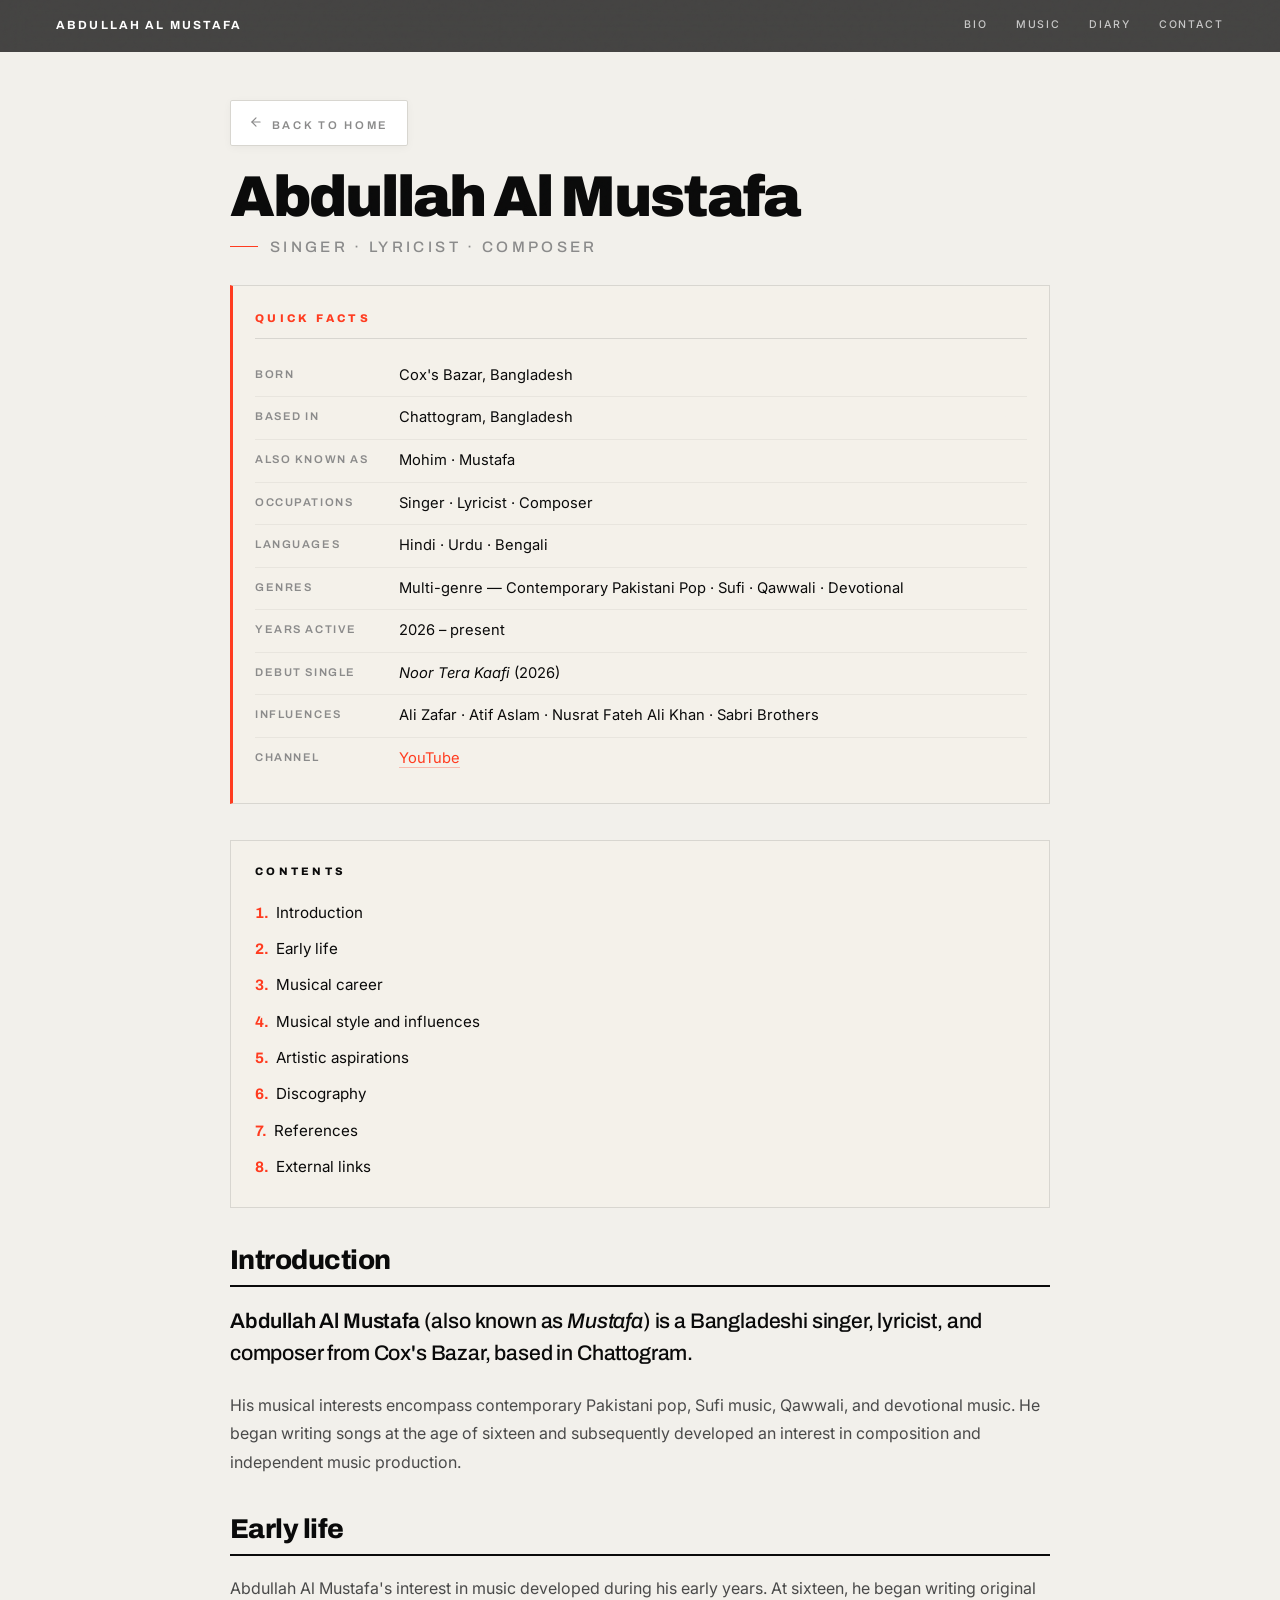
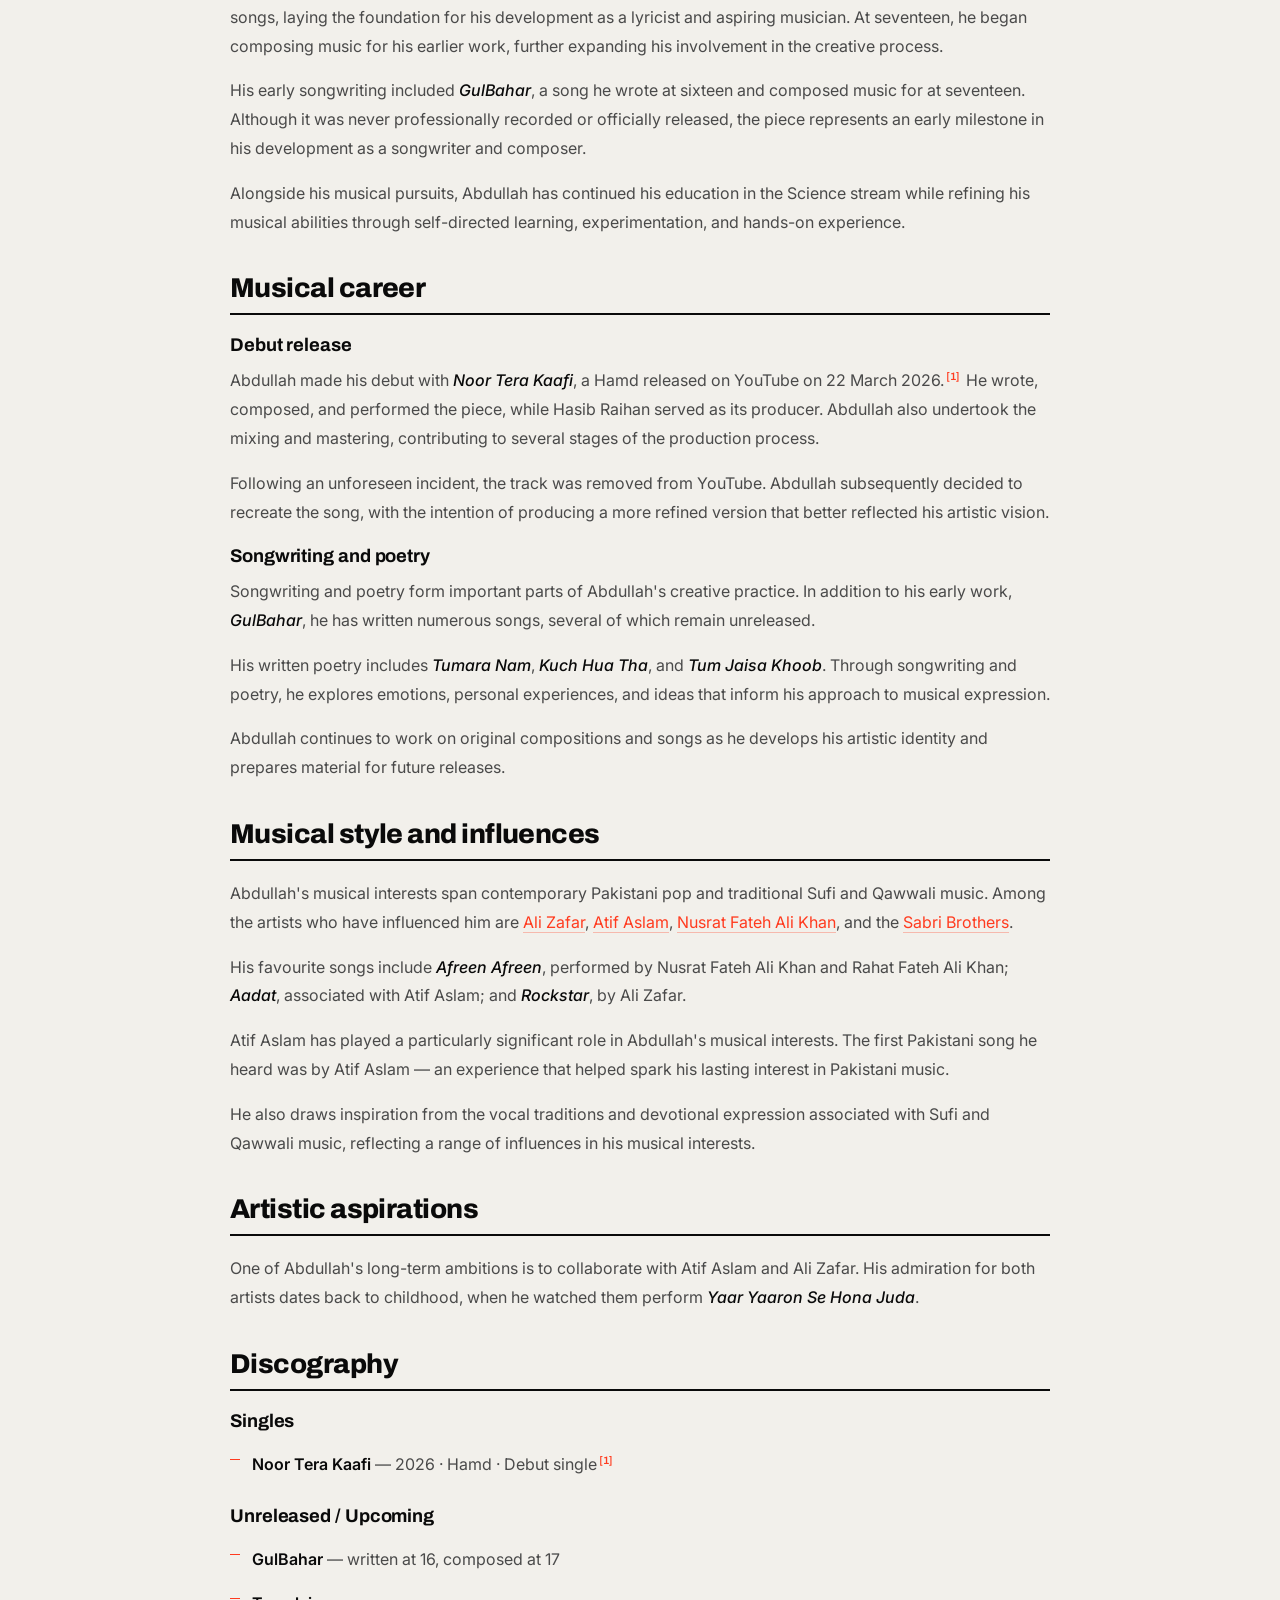
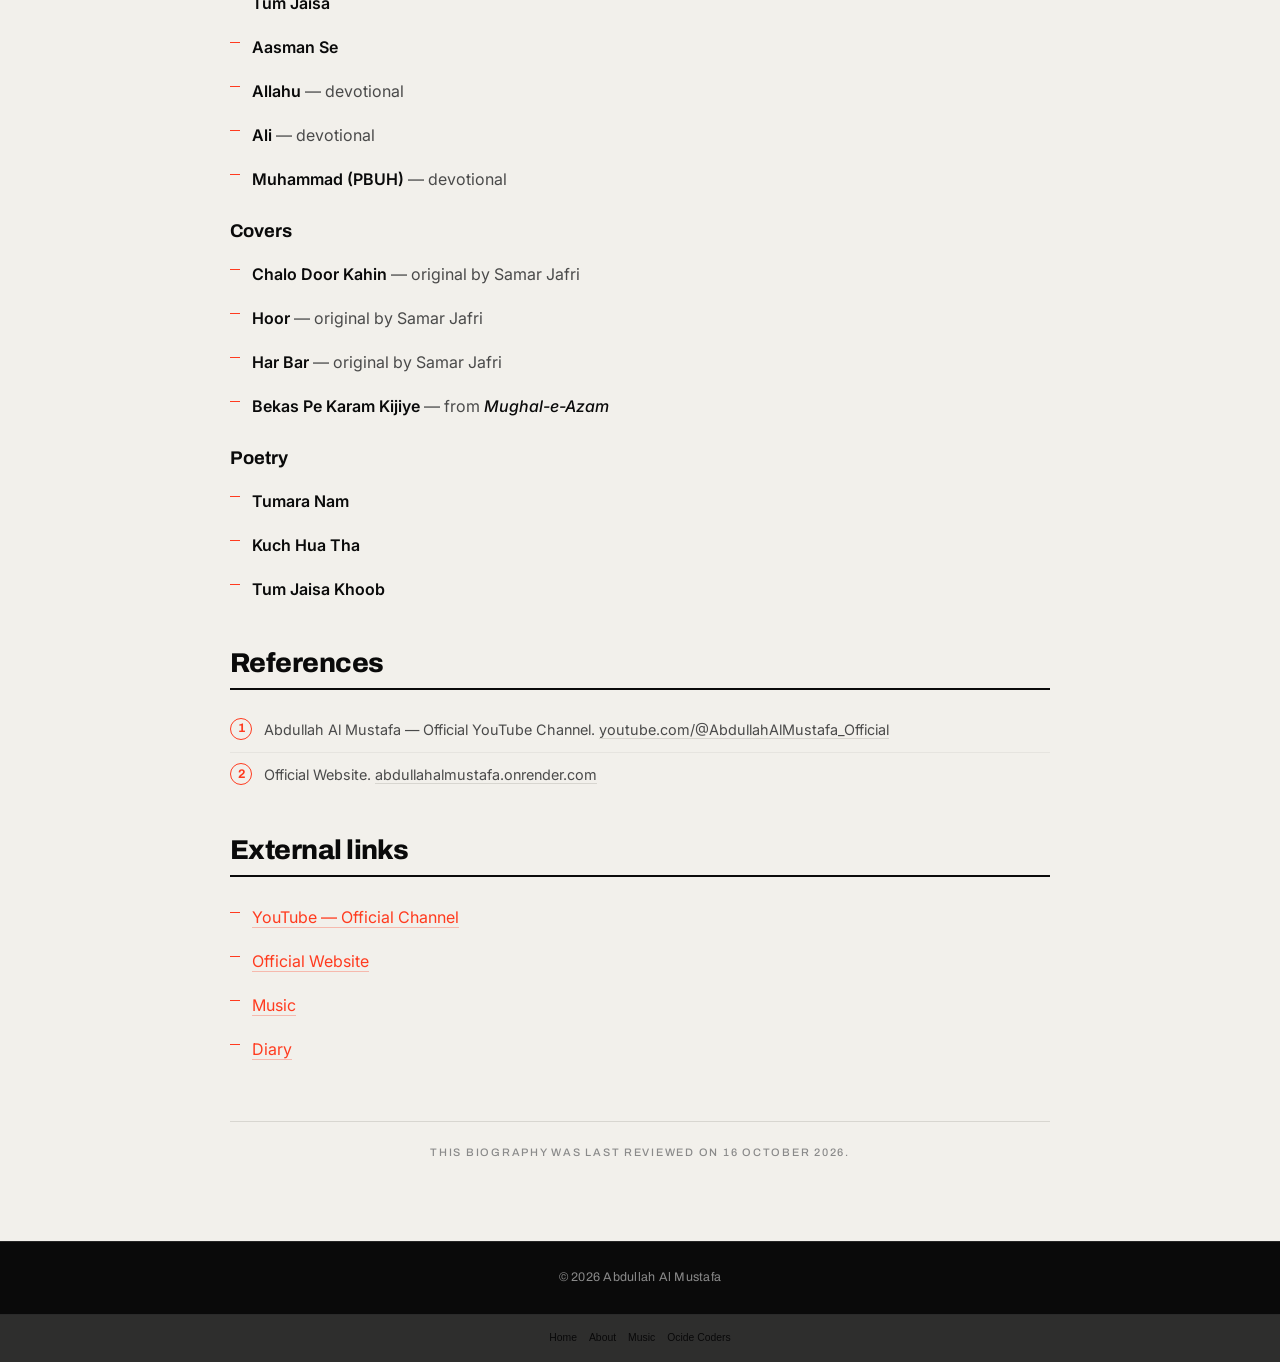
<file: about.html>
<!DOCTYPE html>
<html lang="en">
<head>

  <!-- Favicons -->
  <link rel="apple-touch-icon" sizes="180x180" href="/apple-touch-icon.png">
  <link rel="icon" type="image/png" sizes="32x32" href="/favicon-32x32.png">
  <link rel="icon" type="image/png" sizes="16x16" href="/favicon-16x16.png">
  <link rel="icon" type="image/x-icon" href="/favicon.ico">
  <link rel="manifest" href="/site.webmanifest">

  <meta charset="UTF-8">
  <meta name="google-site-verification" content="J2MjWpshMWb_BfJvhMbxRysy1B_rmmm55DSOj57Hlis">
  <meta name="msvalidate.01" content="548513EF12C6687B4259E20BBB79D6B8">
  <meta name="viewport" content="width=device-width, initial-scale=1.0">
  <title>Abdullah Al Mustafa — Biography, Career, Discography</title>
  <meta name="description" content="Biography of Abdullah Al Mustafa — Bangladeshi singer, lyricist, and composer from Cox's Bazar. Debut single Noor Tera Kaafi (2026). Discography & influences.">
  <meta name="keywords" content="Abdullah Al Mustafa, Abdullah Al Mustafa biography, Bangladeshi singer, singer from Chattogram, Cox's Bazar singer, Noor Tera Kaafi, GulBahar, Sufi singer, Qawwali, lyricist, composer">
  <meta name="author" content="Abdullah Al Mustafa">
  <meta name="robots" content="index, follow, max-image-preview:large">
  <meta name="theme-color" content="#0A0A0A">

  <meta property="og:type" content="profile">
  <meta property="og:title" content="Abdullah Al Mustafa — Biography">
  <meta property="og:description" content="Biography of a Bangladeshi singer, lyricist, and composer.">
  <meta property="og:url" content="https://abdullahalmustafa.onrender.com/about.html">
  <meta property="og:site_name" content="Abdullah Al Mustafa">
  <meta property="og:image" content="https://i.ibb.co.com/5hmw3hTT/unnamed.jpg">

  <meta name="twitter:card" content="summary_large_image">
  <meta name="twitter:title" content="Abdullah Al Mustafa — Biography">
  <meta name="twitter:description" content="Bangladeshi singer, lyricist, and composer.">
  <meta name="twitter:image" content="https://i.ibb.co.com/5hmw3hTT/unnamed.jpg">

  <link rel="canonical" href="https://abdullahalmustafa.onrender.com/about.html">
  
  
  
  

  <link rel="preconnect" href="https://fonts.googleapis.com">
  <link rel="preconnect" href="https://fonts.gstatic.com" crossorigin>
  <link href="https://fonts.googleapis.com/css2?family=Archivo:wght@400;500;600;700;800;900&family=Inter:wght@300;400;500;600&display=swap" rel="stylesheet">

  <link rel="stylesheet" href="css/style.css">

  <!-- Rich Schema for Google Rich Results + Knowledge Graph -->
  <script type="application/ld+json">
  {
    "@context": "https://schema.org",
    "@graph": [
      {
        "@type": "Person",
        "@id": "https://abdullahalmustafa.onrender.com/#person",
        "name": "Abdullah Al Mustafa",
        "givenName": "Abdullah",
        "familyName": "Al Mustafa",
        "alternateName": ["Mustafa", "Mohim", "আব্দুল্লাহ আল মোস্তফা"],
        "jobTitle": "Singer, Lyricist, Composer",
        "description": "Bangladeshi singer, lyricist, and composer from Cox's Bazar.",
        "url": "https://abdullahalmustafa.onrender.com/",
        "image": "https://i.ibb.co.com/5hmw3hTT/unnamed.jpg",
        "email": "abdullahalmustafa56@gmail.com",
        "gender": "Male",
        "birthPlace": {
          "@type": "Place",
          "name": "Cox's Bazar, Bangladesh",
          "address": {
            "@type": "PostalAddress",
            "addressLocality": "Cox's Bazar",
            "addressRegion": "Chattogram Division",
            "addressCountry": "BD"
          }
        },
        "homeLocation": {
          "@type": "Place",
          "name": "Chattogram, Bangladesh"
        },
        "nationality": {
          "@type": "Country",
          "name": "Bangladesh"
        },
        "knowsLanguage": [
          { "@type": "Language", "name": "Hindi" },
          { "@type": "Language", "name": "Urdu" },
          { "@type": "Language", "name": "Bengali" }
        ],
        "knowsAbout": [
          "Contemporary Pakistani Pop",
          "Sufi Music",
          "Qawwali",
          "Devotional Music",
          "Songwriting",
          "Music Composition"
        ],
        "hasOccupation": [
          { "@type": "Occupation", "name": "Singer" },
          { "@type": "Occupation", "name": "Lyricist" },
          { "@type": "Occupation", "name": "Composer" }
        ],
        "sameAs": [
          "https://youtube.com/@AbdullahAlMustafa_Official"
        ],
        "mainEntityOfPage": {
          "@type": "WebPage",
          "@id": "https://abdullahalmustafa.onrender.com/about.html"
        }
      },
      {
        "@type": "MusicGroup",
        "@id": "https://abdullahalmustafa.onrender.com/#musicgroup",
        "name": "Abdullah Al Mustafa",
        "member": { "@id": "https://abdullahalmustafa.onrender.com/#person" },
        "genre": ["Contemporary Pakistani Pop", "Sufi", "Qawwali", "Devotional"],
        "url": "https://abdullahalmustafa.onrender.com/",
        "sameAs": [
          "https://youtube.com/@AbdullahAlMustafa_Official"
        ]
      },
      {
        "@type": "MusicComposition",
        "@id": "https://abdullahalmustafa.onrender.com/#noor-terakaafi",
        "name": "Noor Tera Kaafi",
        "composer": { "@id": "https://abdullahalmustafa.onrender.com/#person" },
        "lyricist": { "@id": "https://abdullahalmustafa.onrender.com/#person" },
        "datePublished": "2026-03-22",
        "genre": "Hamd",
        "inLanguage": "ur"
      },
      {
        "@type": "AboutPage",
        "@id": "https://abdullahalmustafa.onrender.com/about.html",
        "name": "About Abdullah Al Mustafa",
        "url": "https://abdullahalmustafa.onrender.com/about.html",
        "mainEntity": { "@id": "https://abdullahalmustafa.onrender.com/#person" }
      },
      {
        "@type": "WebSite",
        "@id": "https://abdullahalmustafa.onrender.com/#website",
        "url": "https://abdullahalmustafa.onrender.com/",
        "name": "Abdullah Al Mustafa — Official Website",
        "inLanguage": "en",
        "about": { "@id": "https://abdullahalmustafa.onrender.com/#person" }
      }
    ]
  }
  </script>

  <style>
    .about-page {
      background: var(--off-white);
      min-height: 100vh;
      padding: 100px var(--pad) 80px;
    }
    .about-inner {
      max-width: 820px;
      margin: 0 auto;
    }
    .back-link {
      display: inline-block;
      font-family: var(--font-display);
      font-weight: 600;
      font-size: 0.7rem;
      letter-spacing: 0.24em;
      text-transform: uppercase;
      color: var(--grey);
      margin-bottom: 24px;
      transition: color 0.25s;
    }
    .back-link:hover { color: var(--red); }

    /* Wikipedia-style page title */
    .wiki-title {
      font-family: var(--font-display);
      font-weight: 900;
      font-size: clamp(2rem, 7vw, 3.6rem);
      line-height: 0.95;
      letter-spacing: -0.035em;
      text-transform: none;
      color: var(--black);
      margin-bottom: 10px;
    }
    .wiki-subtitle {
      font-family: var(--font-display);
      font-weight: 500;
      font-size: clamp(0.82rem, 1.5vw, 0.95rem);
      letter-spacing: 0.22em;
      text-transform: uppercase;
      color: var(--grey);
      margin-bottom: 26px;
      display: flex;
      align-items: center;
      gap: 12px;
      flex-wrap: wrap;
    }
    .wiki-subtitle::before {
      content: "";
      display: inline-block;
      width: 28px;
      height: 1px;
      background: var(--red);
      flex-shrink: 0;
    }

    /* Infobox — Wikipedia style */
    .wiki-infobox {
      background: #F4F1EA;
      border: 1px solid var(--line-light);
      border-left: 3px solid var(--red);
      padding: 24px 22px;
      margin-bottom: 36px;
    }
    .wiki-infobox-title {
      font-family: var(--font-display);
      font-weight: 800;
      font-size: 0.7rem;
      letter-spacing: 0.3em;
      text-transform: uppercase;
      color: var(--red);
      margin-bottom: 16px;
      padding-bottom: 10px;
      border-bottom: 1px solid var(--line-light);
    }
    .wiki-row {
      display: grid;
      grid-template-columns: 130px 1fr;
      gap: 14px;
      padding: 9px 0;
      border-bottom: 1px solid rgba(0,0,0,0.05);
      font-size: 0.92rem;
      line-height: 1.6;
    }
    .wiki-row:last-child { border-bottom: none; }
    .wiki-label {
      font-family: var(--font-display);
      font-weight: 600;
      font-size: 0.7rem;
      letter-spacing: 0.14em;
      text-transform: uppercase;
      color: var(--grey);
      padding-top: 2px;
    }
    .wiki-value { color: var(--black); }
    .wiki-value a {
      color: var(--red);
      text-decoration: none;
      border-bottom: 1px solid rgba(255, 59, 31, 0.3);
    }

    /* Table of contents */
    .wiki-toc {
      background: #F4F1EA;
      border: 1px solid var(--line-light);
      padding: 22px 24px;
      margin-bottom: 40px;
    }
    .wiki-toc-title {
      font-family: var(--font-display);
      font-weight: 800;
      font-size: 0.68rem;
      letter-spacing: 0.3em;
      text-transform: uppercase;
      color: var(--black);
      margin-bottom: 14px;
    }
    .wiki-toc ol {
      list-style: none;
      counter-reset: toc;
      padding-left: 0;
      margin: 0;
    }
    .wiki-toc ol li {
      counter-increment: toc;
      padding: 6px 0;
      font-size: 0.95rem;
    }
    .wiki-toc ol li::before {
      content: counter(toc) ". ";
      font-family: var(--font-display);
      font-weight: 700;
      color: var(--red);
      margin-right: 4px;
    }
    .wiki-toc a {
      color: var(--black);
      text-decoration: none;
      border-bottom: 1px solid transparent;
      transition: border-color 0.2s;
    }
    .wiki-toc a:hover { border-bottom-color: var(--red); }

    /* Sections */
    .wiki-section {
      margin-bottom: 40px;
      scroll-margin-top: 80px;
    }
    .wiki-h2 {
      font-family: var(--font-display);
      font-weight: 800;
      font-size: clamp(1.25rem, 2.8vw, 1.7rem);
      letter-spacing: -0.02em;
      text-transform: none;
      color: var(--black);
      margin-bottom: 18px;
      padding-bottom: 12px;
      border-bottom: 2px solid var(--black);
    }
    .wiki-h3 {
      font-family: var(--font-display);
      font-weight: 700;
      font-size: clamp(1rem, 2vw, 1.15rem);
      letter-spacing: -0.005em;
      text-transform: none;
      color: var(--black);
      margin-top: 22px;
      margin-bottom: 12px;
    }
    .wiki-section p {
      font-size: 1rem;
      line-height: 1.8;
      color: var(--grey-dark);
      margin-bottom: 16px;
    }
    .wiki-section p.lead {
      font-family: var(--font-display);
      font-weight: 500;
      font-size: clamp(1.1rem, 2vw, 1.32rem);
      line-height: 1.5;
      letter-spacing: -0.008em;
      color: var(--black);
      margin-bottom: 22px;
    }
    .wiki-section em {
      font-style: italic;
      font-weight: 500;
      color: var(--black);
    }
    .wiki-section strong {
      font-weight: 600;
      color: var(--black);
    }
    .wiki-section a {
      color: var(--red);
      text-decoration: none;
      border-bottom: 1px solid rgba(255, 59, 31, 0.3);
      transition: border-color 0.25s;
    }
    .wiki-section a:hover { border-bottom-color: var(--red); }
    .wiki-section ul {
      list-style: none;
      padding: 0;
      margin: 0 0 16px 0;
    }
    .wiki-section ul li {
      font-size: 1rem;
      line-height: 1.75;
      color: var(--grey-dark);
      padding: 8px 0 8px 22px;
      position: relative;
    }
    .wiki-section ul li::before {
      content: "";
      position: absolute;
      left: 0;
      top: 17px;
      width: 10px;
      height: 1px;
      background: var(--red);
    }
    .wiki-section ul li strong {
      color: var(--black);
      font-weight: 600;
    }

    /* References / superscript */
    .wiki-ref {
      font-family: var(--font-display);
      font-size: 0.68rem;
      font-weight: 600;
      vertical-align: super;
      color: var(--red);
      text-decoration: none;
      padding: 0 2px;
      border-bottom: none !important;
    }
    .wiki-ref:hover { text-decoration: underline; }

    .wiki-ref-list {
      list-style: none;
      padding: 0;
      counter-reset: ref;
    }
    .wiki-ref-list li {
      counter-increment: ref;
      font-size: 0.9rem;
      line-height: 1.7;
      color: var(--grey-dark);
      padding: 10px 0 10px 34px;
      position: relative;
      border-bottom: 1px solid rgba(0,0,0,0.05);
    }
    .wiki-ref-list li:last-child { border-bottom: none; }
    .wiki-ref-list li::before {
      content: counter(ref);
      position: absolute;
      left: 0;
      top: 10px;
      font-family: var(--font-display);
      font-weight: 700;
      font-size: 0.78rem;
      color: var(--red);
      width: 22px;
      height: 22px;
      display: flex;
      align-items: center;
      justify-content: center;
      border: 1px solid var(--red);
      border-radius: 50%;
    }
    .wiki-ref-list a {
      color: var(--grey-dark);
      text-decoration: none;
      border-bottom: 1px solid var(--line-light);
    }
    .wiki-ref-list a:hover { color: var(--red); border-color: var(--red); }

    /* External links */
    .wiki-ext-list {
      list-style: none;
      padding: 0;
    }
    .wiki-ext-list li {
      font-size: 1rem;
      line-height: 1.75;
      color: var(--grey-dark);
      padding: 9px 0 9px 22px;
      position: relative;
    }
    .wiki-ext-list li::before {
      content: "↗";
      position: absolute;
      left: 0;
      top: 9px;
      color: var(--red);
      font-size: 0.85rem;
      font-weight: 700;
    }
    .wiki-ext-list a {
      color: var(--red);
      text-decoration: none;
      border-bottom: 1px solid rgba(255, 59, 31, 0.3);
    }

    /* Last updated */
    .wiki-meta {
      margin-top: 50px;
      padding-top: 22px;
      border-top: 1px solid var(--line-light);
      font-family: var(--font-display);
      font-weight: 500;
      font-size: 0.68rem;
      letter-spacing: 0.16em;
      text-transform: uppercase;
      color: var(--grey);
      text-align: center;
    }

    @media (max-width: 520px) {
      .about-page { padding-top: 80px; }
      .wiki-row { grid-template-columns: 1fr; gap: 3px; padding: 8px 0; }
      .wiki-label { padding-top: 0; }
      .wiki-h2 { border-bottom-width: 1px; }
      .wiki-infobox { padding: 20px 18px; }
      .wiki-toc { padding: 18px 20px; }
    }
  </style>
</head>
<body>

  <nav class="nav">
    <a href="/" class="nav-brand">Abdullah Al Mustafa</a>
    <div class="nav-links">
      <a href="/#bio">Bio</a>
      <a href="/#music">Music</a>
      <a href="/#writings">Diary</a>
      <a href="/#contact">Contact</a>
    </div>
  </nav>

  <main class="about-page">
    <article class="about-inner">

      <a href="/" class="back-link" aria-label="Back to home">
        <span class="back-arrow" aria-hidden="true">
          <svg viewBox="0 0 24 24" width="14" height="14" fill="none" stroke="currentColor" stroke-width="2" stroke-linecap="round" stroke-linejoin="round">
            <line x1="19" y1="12" x2="5" y2="12"/>
            <polyline points="12 19 5 12 12 5"/>
          </svg>
        </span>
        <span class="back-text">Back to Home</span>
      </a>

      <h1 class="wiki-title">Abdullah Al Mustafa</h1>
      <p class="wiki-subtitle">Singer · Lyricist · Composer</p>

      <!-- INFOBOX -->
      <aside class="wiki-infobox">
        <p class="wiki-infobox-title">Quick Facts</p>

        <div class="wiki-row">
          <span class="wiki-label">Born</span>
          <span class="wiki-value">Cox's Bazar, Bangladesh</span>
        </div>
        <div class="wiki-row">
          <span class="wiki-label">Based in</span>
          <span class="wiki-value">Chattogram, Bangladesh</span>
        </div>
        <div class="wiki-row">
          <span class="wiki-label">Also known as</span>
          <span class="wiki-value">Mohim · Mustafa</span>
        </div>
        <div class="wiki-row">
          <span class="wiki-label">Occupations</span>
          <span class="wiki-value">Singer · Lyricist · Composer</span>
        </div>
        <div class="wiki-row">
          <span class="wiki-label">Languages</span>
          <span class="wiki-value">Hindi · Urdu · Bengali</span>
        </div>
        <div class="wiki-row">
          <span class="wiki-label">Genres</span>
          <span class="wiki-value">Multi-genre — Contemporary Pakistani Pop · Sufi · Qawwali · Devotional</span>
        </div>
        <div class="wiki-row">
          <span class="wiki-label">Years active</span>
          <span class="wiki-value">2026 – present</span>
        </div>
        <div class="wiki-row">
          <span class="wiki-label">Debut single</span>
          <span class="wiki-value"><em>Noor Tera Kaafi</em> (2026)</span>
        </div>
        <div class="wiki-row">
          <span class="wiki-label">Influences</span>
          <span class="wiki-value">Ali Zafar · Atif Aslam · Nusrat Fateh Ali Khan · Sabri Brothers</span>
        </div>
        <div class="wiki-row">
          <span class="wiki-label">Channel</span>
          <span class="wiki-value">
            <a href="https://youtube.com/@AbdullahAlMustafa_Official" target="_blank" rel="noopener">YouTube</a>
          </span>
        </div>
      </aside>

      <!-- TABLE OF CONTENTS -->
      <nav class="wiki-toc">
        <p class="wiki-toc-title">Contents</p>
        <ol>
          <li><a href="#introduction">Introduction</a></li>
          <li><a href="#early-life">Early life</a></li>
          <li><a href="#career">Musical career</a></li>
          <li><a href="#style">Musical style and influences</a></li>
          <li><a href="#aspirations">Artistic aspirations</a></li>
          <li><a href="#discography">Discography</a></li>
          <li><a href="#references">References</a></li>
          <li><a href="#external-links">External links</a></li>
        </ol>
      </nav>

      <!-- 1. INTRODUCTION -->
      <section class="wiki-section" id="introduction">
        <h2 class="wiki-h2">Introduction</h2>
        <p class="lead">
          <strong>Abdullah Al Mustafa</strong> (also known as <em>Mustafa</em>) is a Bangladeshi
          singer, lyricist, and composer from Cox's Bazar, based in Chattogram.
        </p>
        <p>
          His musical interests encompass contemporary Pakistani pop, Sufi music, Qawwali,
          and devotional music. He began writing songs at the age of sixteen and subsequently
          developed an interest in composition and independent music production.
        </p>
      </section>

      <!-- 2. EARLY LIFE -->
      <section class="wiki-section" id="early-life">
        <h2 class="wiki-h2">Early life</h2>
        <p>
          Abdullah Al Mustafa's interest in music developed during his early years. At sixteen,
          he began writing original songs, laying the foundation for his development as a
          lyricist and aspiring musician. At seventeen, he began composing music for his
          earlier work, further expanding his involvement in the creative process.
        </p>
        <p>
          His early songwriting included <em>GulBahar</em>, a song he wrote at sixteen and
          composed music for at seventeen. Although it was never professionally recorded or
          officially released, the piece represents an early milestone in his development
          as a songwriter and composer.
        </p>
        <p>
          Alongside his musical pursuits, Abdullah has continued his education in the Science
          stream while refining his musical abilities through self-directed learning,
          experimentation, and hands-on experience.
        </p>
      </section>

      <!-- 3. CAREER -->
      <section class="wiki-section" id="career">
        <h2 class="wiki-h2">Musical career</h2>

        <h3 class="wiki-h3">Debut release</h3>
        <p>
          Abdullah made his debut with <em>Noor Tera Kaafi</em>, a Hamd released on YouTube
          on 22 March 2026.<a href="#ref-1" class="wiki-ref">[1]</a> He wrote, composed, and
          performed the piece, while Hasib Raihan served as its producer. Abdullah also
          undertook the mixing and mastering, contributing to several stages of the
          production process.
        </p>
        <p>
          Following an unforeseen incident, the track was removed from YouTube. Abdullah
          subsequently decided to recreate the song, with the intention of producing a more
          refined version that better reflected his artistic vision.
        </p>

        <h3 class="wiki-h3">Songwriting and poetry</h3>
        <p>
          Songwriting and poetry form important parts of Abdullah's creative practice.
          In addition to his early work, <em>GulBahar</em>, he has written numerous songs,
          several of which remain unreleased.
        </p>
        <p>
          His written poetry includes <em>Tumara Nam</em>, <em>Kuch Hua Tha</em>, and
          <em>Tum Jaisa Khoob</em>. Through songwriting and poetry, he explores emotions,
          personal experiences, and ideas that inform his approach to musical expression.
        </p>
        <p>
          Abdullah continues to work on original compositions and songs as he develops his
          artistic identity and prepares material for future releases.
        </p>
      </section>

      <!-- 4. STYLE -->
      <section class="wiki-section" id="style">
        <h2 class="wiki-h2">Musical style and influences</h2>
        <p>
          Abdullah's musical interests span contemporary Pakistani pop and traditional Sufi
          and Qawwali music. Among the artists who have influenced him are
          <a href="https://en.wikipedia.org/wiki/Ali_Zafar" target="_blank" rel="noopener">Ali Zafar</a>,
          <a href="https://en.wikipedia.org/wiki/Atif_Aslam" target="_blank" rel="noopener">Atif Aslam</a>,
          <a href="https://en.wikipedia.org/wiki/Nusrat_Fateh_Ali_Khan" target="_blank" rel="noopener">Nusrat Fateh Ali Khan</a>,
          and the <a href="https://en.wikipedia.org/wiki/Sabri_Brothers" target="_blank" rel="noopener">Sabri Brothers</a>.
        </p>
        <p>
          His favourite songs include <em>Afreen Afreen</em>, performed by Nusrat Fateh Ali Khan
          and Rahat Fateh Ali Khan; <em>Aadat</em>, associated with Atif Aslam; and
          <em>Rockstar</em>, by Ali Zafar.
        </p>
        <p>
          Atif Aslam has played a particularly significant role in Abdullah's musical interests.
          The first Pakistani song he heard was by Atif Aslam — an experience that helped spark
          his lasting interest in Pakistani music.
        </p>
        <p>
          He also draws inspiration from the vocal traditions and devotional expression
          associated with Sufi and Qawwali music, reflecting a range of influences in his
          musical interests.
        </p>
      </section>

      <!-- 5. ASPIRATIONS -->
      <section class="wiki-section" id="aspirations">
        <h2 class="wiki-h2">Artistic aspirations</h2>
        <p>
          One of Abdullah's long-term ambitions is to collaborate with Atif Aslam and Ali Zafar.
          His admiration for both artists dates back to childhood, when he watched them perform
          <em>Yaar Yaaron Se Hona Juda</em>.
        </p>
      </section>

      <!-- 6. DISCOGRAPHY -->
      <section class="wiki-section" id="discography">
        <h2 class="wiki-h2">Discography</h2>

        <h3 class="wiki-h3">Singles</h3>
        <ul>
          <li><strong>Noor Tera Kaafi</strong> — 2026 · Hamd · Debut single<a href="#ref-1" class="wiki-ref">[1]</a></li>
        </ul>

        <h3 class="wiki-h3">Unreleased / Upcoming</h3>
        <ul>
          <li><strong>GulBahar</strong> — written at 16, composed at 17</li>
          <li><strong>Tum Jaisa</strong></li>
          <li><strong>Aasman Se</strong></li>
          <li><strong>Allahu</strong> — devotional</li>
          <li><strong>Ali</strong> — devotional</li>
          <li><strong>Muhammad (PBUH)</strong> — devotional</li>
        </ul>

        <h3 class="wiki-h3">Covers</h3>
        <ul>
          <li><strong>Chalo Door Kahin</strong> — original by Samar Jafri</li>
          <li><strong>Hoor</strong> — original by Samar Jafri</li>
          <li><strong>Har Bar</strong> — original by Samar Jafri</li>
          <li><strong>Bekas Pe Karam Kijiye</strong> — from <em>Mughal-e-Azam</em></li>
        </ul>

        <h3 class="wiki-h3">Poetry</h3>
        <ul>
          <li><strong>Tumara Nam</strong></li>
          <li><strong>Kuch Hua Tha</strong></li>
          <li><strong>Tum Jaisa Khoob</strong></li>
        </ul>
      </section>

      <!-- 7. REFERENCES -->
      <section class="wiki-section" id="references">
        <h2 class="wiki-h2">References</h2>
        <ol class="wiki-ref-list">
          <li id="ref-1">
            Abdullah Al Mustafa — Official YouTube Channel.
            <a href="https://youtube.com/@AbdullahAlMustafa_Official" target="_blank" rel="noopener">
              youtube.com/@AbdullahAlMustafa_Official
            </a>
          </li>
          <li id="ref-2">
            Official Website.
            <a href="https://abdullahalmustafa.onrender.com/" target="_blank" rel="noopener">
              abdullahalmustafa.onrender.com
            </a>
          </li>
        </ol>
      </section>

      <!-- 8. EXTERNAL LINKS -->
      <section class="wiki-section" id="external-links">
        <h2 class="wiki-h2">External links</h2>
        <ul class="wiki-ext-list">
          <li><a href="https://youtube.com/@AbdullahAlMustafa_Official" target="_blank" rel="noopener">YouTube — Official Channel</a></li>
          <li><a href="/">Official Website</a></li>
          <li><a href="/#music">Music</a></li>
          <li><a href="/diary.html">Diary</a></li>
        </ul>
      </section>

      <p class="wiki-meta">
        This biography was last reviewed on 16 October 2026.
      </p>

    </article>
  </main>

  <footer class="footer">
    <p class="footer-copy">© 2026 Abdullah Al Mustafa</p>
  </footer>

  <script>
    (function () {
      var nav = document.querySelector('.nav');
      var onScroll = function () { nav.classList.toggle('scrolled', window.scrollY > 20); };
      window.addEventListener('scroll', onScroll, { passive: true });
      onScroll();

      // Smooth scroll for TOC links
      document.querySelectorAll('.wiki-toc a[href^="#"]').forEach(function (link) {
        link.addEventListener('click', function (e) {
          var target = document.querySelector(link.getAttribute('href'));
          if (!target) return;
          e.preventDefault();
          var top = target.getBoundingClientRect().top + window.pageYOffset - 70;
          window.scrollTo({ top: top, behavior: 'smooth' });
        });
      });
    })();
  </script>

  <!-- Hidden SEO Internal Links (For Google Crawler) -->
  <div style="font-size: 0.65rem; opacity: 0.15; text-align: center; padding: 15px 20px; border-top: 1px solid rgba(0,0,0,0.1); display: flex; justify-content: center; gap: 12px; flex-wrap: wrap; font-family: sans-serif; color: #000; background: #F9F8F6;">
    <a href="index.html" style="color: inherit; text-decoration: none;">Home</a>
    <a href="about.html" style="color: inherit; text-decoration: none;">About</a>
    <a href="index.html#music" style="color: inherit; text-decoration: none;">Music</a>
    <a href="https://ocidecoders.onrender.com/" target="_blank" rel="noopener" style="color: inherit; text-decoration: none;">Ocide Coders</a>
  </div>

</body>
</html>
</file>
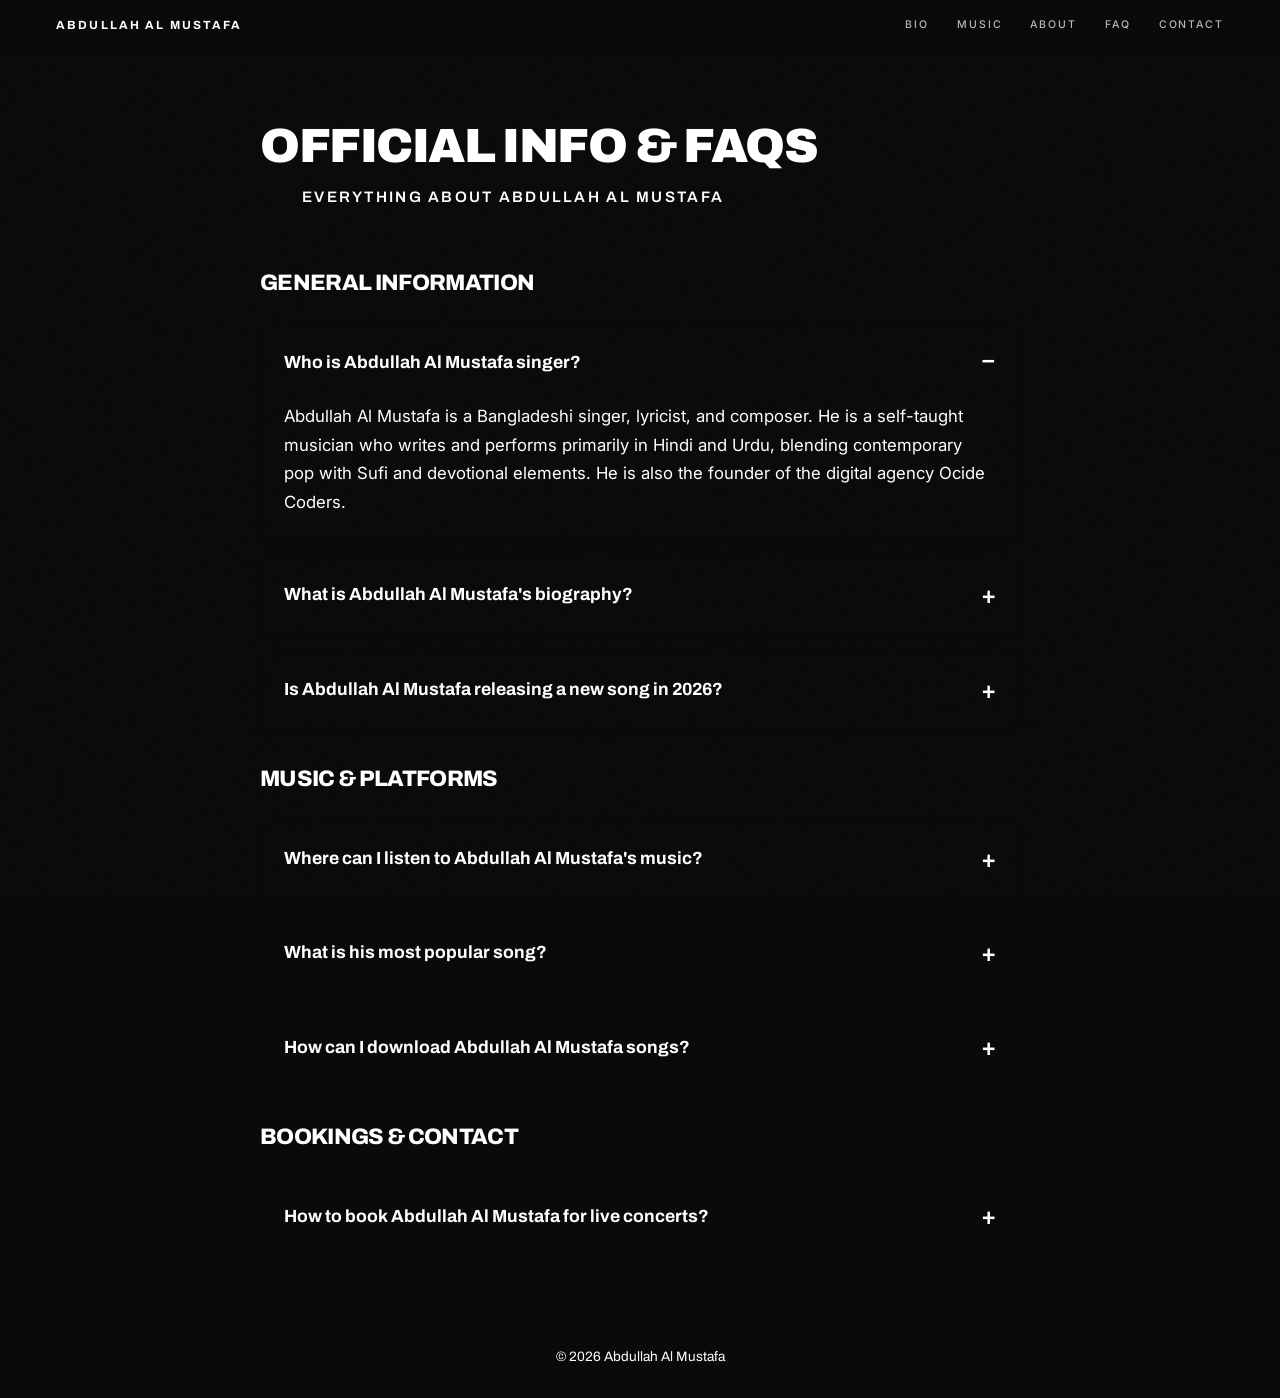
<file: faq.html>
<!DOCTYPE html>
<html lang="en">
<head>
  <meta charset="UTF-8">
  <meta name="viewport" content="width=device-width, initial-scale=1.0, maximum-scale=1.0, user-scalable=no">
  <title>Abdullah Al Mustafa — Biography, Songs, FAQs & Official Info</title>
  <meta name="description" content="Everything about Abdullah Al Mustafa (Singer). Find his biography, most popular songs, new releases in 2026, YouTube channel, and booking information.">
  <meta name="keywords" content="Who is Abdullah Al Mustafa singer, Abdullah Al Mustafa new song 2026, Abdullah Al Mustafa singer biography, Abdullah Al Mustafa songs download, Abdullah Al Mustafa Spotify, Abdullah Al Mustafa YouTube official channel">
  <meta name="robots" content="index, follow">
  <meta name="theme-color" content="#F9F8F6">
  
  <link rel="canonical" href="https://abdullahalmustafa.onrender.com/faq.html">
  
  <link rel="apple-touch-icon" sizes="180x180" href="/apple-touch-icon.png">
  <link rel="icon" type="image/png" sizes="32x32" href="/favicon-32x32.png">
  <link rel="icon" type="image/png" sizes="16x16" href="/favicon-16x16.png">
  <link rel="icon" type="image/x-icon" href="/favicon.ico">
  <link rel="manifest" href="/site.webmanifest">

  <link rel="preconnect" href="https://fonts.googleapis.com">
  <link rel="preconnect" href="https://fonts.gstatic.com" crossorigin>
  <link href="https://fonts.googleapis.com/css2?family=Archivo:wght@400;500;600;700;800;900&family=Inter:wght@300;400;500;600&display=swap" rel="stylesheet">
  
  <link rel="stylesheet" href="css/style.css">

  <!-- Schema Markup for FAQ and Person (For Google Knowledge Panel) -->
  <script type="application/ld+json">
  {
    "@context": "https://schema.org",
    "@graph": [
      {
        "@type": "Person",
        "@id": "https://abdullahalmustafa.onrender.com/#person",
        "name": "Abdullah Al Mustafa",
        "alternateName": "Mustafa",
        "jobTitle": "Singer, Lyricist, Composer",
        "description": "Bangladeshi singer, lyricist, and composer.",
        "url": "https://abdullahalmustafa.onrender.com/",
        "sameAs": [
          "https://youtube.com/@AbdullahAlMustafa_Official"
        ]
      },
      {
        "@type": "FAQPage",
        "mainEntity": [
          {
            "@type": "Question",
            "name": "Who is Abdullah Al Mustafa?",
            "acceptedAnswer": {
              "@type": "Answer",
              "text": "Abdullah Al Mustafa is a Bangladeshi singer, lyricist, and composer. He is a self-taught musician who writes and performs in Hindi and Urdu."
            }
          },
          {
            "@type": "Question",
            "name": "What is Abdullah Al Mustafa's most popular song?",
            "acceptedAnswer": {
              "@type": "Answer",
              "text": "His debut single and most popular track is 'Noor Tera Kaafi', an Islamic Hamd. He is also known for his upcoming track 'GulBahar'."
            }
          },
          {
            "@type": "Question",
            "name": "Is Abdullah Al Mustafa releasing a new album or song in 2026?",
            "acceptedAnswer": {
              "@type": "Answer",
              "text": "Yes, he is currently working on multiple new Hindi and Urdu songs and is re-creating his debut single 'Noor Tera Kaafi' for a 2026 release."
            }
          },
          {
            "@type": "Question",
            "name": "Where can I listen to Abdullah Al Mustafa's music?",
            "acceptedAnswer": {
              "@type": "Answer",
              "text": "You can listen to his music on his official YouTube channel: @AbdullahAlMustafa_Official. His songs are also planned for Spotify and Apple Music."
            }
          },
          {
            "@type": "Question",
            "name": "How to book Abdullah Al Mustafa for live concerts?",
            "acceptedAnswer": {
              "@type": "Answer",
              "text": "For bookings and collaborations, you can send a message through the contact form on the official website or email abdullahalmustafa56@gmail.com."
            }
          }
        ]
      }
    ]
  }
  </script>

  <style>
    .faq-container { max-width: 800px; margin: 120px auto 60px; padding: 0 20px; }
    .page-header { margin-bottom: 40px; padding-bottom: 24px; border-bottom: 2px solid var(--text); }
    .page-header h1 { font-family: var(--font-display); font-size: clamp(2rem, 5vw, 3rem); font-weight: 900; margin-bottom: 12px; line-height: 1.1; }
    .subtitle { font-family: var(--font-display); font-size: 0.95rem; font-weight: 600; text-transform: uppercase; letter-spacing: 0.15em; color: var(--text-muted); display: flex; align-items: center; gap: 12px; }
    .subtitle::before { content: ""; display: block; width: 30px; height: 2px; background: var(--accent); }

    .faq-section { margin-bottom: 40px; }
    .faq-section h2 { font-family: var(--font-display); font-size: 1.4rem; font-weight: 800; margin-bottom: 20px; color: var(--text); border-bottom: 1px solid var(--line); padding-bottom: 10px; }
    
    details { background: var(--surface); border: 1px solid var(--line); border-radius: 8px; margin-bottom: 16px; box-shadow: 0 2px 8px rgba(0,0,0,0.02); transition: all 0.3s; }
    details[open] { border-color: var(--accent); }
    summary { padding: 20px 24px; font-family: var(--font-display); font-size: 1.1rem; font-weight: 700; cursor: pointer; list-style: none; display: flex; justify-content: space-between; align-items: center; color: var(--text); }
    summary::-webkit-details-marker { display: none; }
    summary::after { content: "+"; font-size: 1.5rem; color: var(--accent); transition: transform 0.3s; }
    details[open] summary::after { content: "−"; transform: rotate(180deg); }
    .faq-content { padding: 0 24px 24px 24px; color: var(--text-muted); font-size: 1.05rem; line-height: 1.7; }
    .faq-content a { color: var(--accent); }
    
    @media (max-width: 600px) { .faq-container { margin-top: 90px; } }
  </style>
</head>
<body>

  <nav class="nav">
    <a href="index.html" class="nav-brand">Abdullah Al Mustafa</a>
    <div class="nav-links">
      <a href="index.html#bio">Bio</a>
      <a href="index.html#music">Music</a>
      <a href="about.html">About</a>
      <a href="faq.html" style="color: var(--accent);">FAQ</a>
      <a href="index.html#contact">Contact</a>
    </div>
  </nav>

  <div class="faq-container">
    <div class="page-header">
      <h1>Official Info & FAQs</h1>
      <div class="subtitle">Everything about Abdullah Al Mustafa</div>
    </div>

    <!-- Informational Queries -->
    <div class="faq-section">
      <h2>General Information</h2>
      
      <details open>
        <summary>Who is Abdullah Al Mustafa singer?</summary>
        <div class="faq-content">
          <p>Abdullah Al Mustafa is a Bangladeshi singer, lyricist, and composer. He is a self-taught musician who writes and performs primarily in Hindi and Urdu, blending contemporary pop with Sufi and devotional elements. He is also the founder of the digital agency Ocide Coders.</p>
        </div>
      </details>

      <details>
        <summary>What is Abdullah Al Mustafa's biography?</summary>
        <div class="faq-content">
          <p>Born in Cox's Bazar and based in Chattogram, Mustafa began writing songs at sixteen and composing at seventeen. His debut single was <em>Noor Tera Kaafi</em>, released in March 2026. Read the full <a href="about.html">biography here</a>.</p>
        </div>
      </details>

      <details>
        <summary>Is Abdullah Al Mustafa releasing a new song in 2026?</summary>
        <div class="faq-content">
          <p>Yes. After the removal of his debut single, Mustafa is currently re-creating <em>Noor Tera Kaafi</em> to deliver a refined version. He is also working on multiple new tracks like <em>GulBahar</em> and <em>Tum Jaisa</em>.</p>
        </div>
      </details>
    </div>

    <!-- Transactional / Navigational Queries -->
    <div class="faq-section">
      <h2>Music & Platforms</h2>

      <details>
        <summary>Where can I listen to Abdullah Al Mustafa's music?</summary>
        <div class="faq-content">
          <p>You can listen to his official releases on his <a href="https://youtube.com/@AbdullahAlMustafa_Official" target="_blank" rel="noopener">YouTube channel (@AbdullahAlMustafa_Official)</a>. Streaming links for Spotify and Apple Music will be updated once his new tracks are released.</p>
        </div>
      </details>

      <details>
        <summary>What is his most popular song?</summary>
        <div class="faq-content">
          <p>His most notable work is his debut single <em>Noor Tera Kaafi</em>, an Islamic Hamd. He is also widely recognized for his unreleased early work <em>GulBahar</em>.</p>
        </div>
      </details>

      <details>
        <summary>How can I download Abdullah Al Mustafa songs?</summary>
        <div class="faq-content">
          <p>Songs can be streamed directly from his official YouTube channel. Official audio downloads will be made available on major music platforms soon.</p>
        </div>
      </details>
    </div>

    <!-- Booking / Contact -->
    <div class="faq-section">
      <h2>Bookings & Contact</h2>

      <details>
        <summary>How to book Abdullah Al Mustafa for live concerts?</summary>
        <div class="faq-content">
          <p>For live performances, interviews, or collaborations, please use the <a href="index.html#contact">contact form</a> on the homepage or email directly at <strong>abdullahalmustafa56@gmail.com</strong>.</p>
        </div>
      </details>
    </div>

  </div>

  <footer class="footer" style="margin-top: 60px; padding: 30px; border-top: 1px solid var(--line); text-align: center; background: var(--surface);">
    <p style="font-family: var(--font-display); font-size: 0.85rem; color: var(--text-muted);">© 2026 Abdullah Al Mustafa</p>
  </footer>

</body>
</html>
</file>
<file: css/style.css>
/* =====================================================================
   Abdullah Al Mustafa — Portfolio
   Clean editorial black & white
   ===================================================================== */

:root {
  --black:      #0A0A0A;
  --black-2:    #141414;
  --white:      #FFFFFF;
  --off-white:  #F2F0EB;
  --grey:       #8A8A8A;
  --grey-dark:  #4A4A4A;
  --line-dark:  #262626;
  --line-light: #D8D6D0;
  --red:        #FF3B1F;

  --font-display: 'Archivo', 'Helvetica Neue', Helvetica, Arial, sans-serif;
  --font-body:    'Inter', -apple-system, BlinkMacSystemFont, sans-serif;

  --pad: clamp(20px, 4.5vw, 56px);
  --ease: cubic-bezier(0.22, 1, 0.36, 1);
}

*, *::before, *::after { box-sizing: border-box; margin: 0; padding: 0; }
html { scroll-behavior: smooth; }

body {
  font-family: var(--font-body);
  background: var(--black);
  color: var(--white);
  line-height: 1.6;
  font-size: 16px;
  overflow-x: hidden;
  -webkit-font-smoothing: antialiased;
  -moz-osx-font-smoothing: grayscale;
}

img { max-width: 100%; display: block; }
a { color: inherit; text-decoration: none; }
button { font-family: inherit; cursor: pointer; border: none; background: none; color: inherit; }

/* Grain overlay */
body::before {
  content: "";
  position: fixed;
  inset: 0;
  pointer-events: none;
  z-index: 999;
  opacity: 0.035;
  background-image: url("data:image/svg+xml,%3Csvg viewBox='0 0 200 200' xmlns='http://www.w3.org/2000/svg'%3E%3Cfilter id='n'%3E%3CfeTurbulence type='fractalNoise' baseFrequency='0.9' numOctaves='2'/%3E%3C/filter%3E%3Crect width='100%25' height='100%25' filter='url(%23n)'/%3E%3C/svg%3E");
  mix-blend-mode: overlay;
}

h1, h2, h3 {
  font-family: var(--font-display);
  font-weight: 800;
  line-height: 0.92;
  letter-spacing: -0.03em;
  text-transform: uppercase;
}

.hidden { display: none !important; }

/* =====================================================================
   NAV
   ===================================================================== */
.nav {
  position: fixed;
  top: 0; left: 0; right: 0;
  z-index: 100;
  padding: 16px var(--pad);
  display: flex;
  justify-content: space-between;
  align-items: center;
  background: rgba(10, 10, 10, 0.75);
  backdrop-filter: blur(14px);
  -webkit-backdrop-filter: blur(14px);
  border-bottom: 1px solid transparent;
  transition: border-color 0.3s var(--ease);
}
.nav.scrolled { border-bottom-color: var(--line-dark); }
.nav-brand {
  font-family: var(--font-display);
  font-weight: 700;
  font-size: 0.74rem;
  letter-spacing: 0.18em;
  text-transform: uppercase;
}
.nav-links { display: flex; gap: clamp(14px, 2.5vw, 28px); }
.nav-links a {
  font-size: 0.66rem;
  font-weight: 500;
  letter-spacing: 0.18em;
  text-transform: uppercase;
  opacity: 0.7;
  transition: opacity 0.25s var(--ease);
}
.nav-links a:hover { opacity: 1; }

/* =====================================================================
   HERO
   ===================================================================== */
.hero {
  min-height: 100vh;
  background: var(--black);
  display: flex;
  flex-direction: column;
  justify-content: center;
  padding: 90px clamp(24px, 6vw, 64px) 60px;
}
.hero-name {
  font-family: var(--font-display);
  font-weight: 900;
  font-size: clamp(2.6rem, 12vw, 8.5rem);
  line-height: 0.94;
  letter-spacing: -0.045em;
  text-transform: uppercase;
  color: var(--white);
}
.name-line { display: block; }
.hero-roles {
  font-family: var(--font-display);
  font-weight: 500;
  font-size: clamp(0.75rem, 1.4vw, 1rem);
  letter-spacing: 0.36em;
  text-transform: uppercase;
  color: var(--grey);
  margin-top: clamp(20px, 3vw, 34px);
  padding-top: clamp(18px, 2.5vw, 26px);
  border-top: 1px solid var(--line-dark);
  display: flex;
  align-items: center;
  gap: 16px;
  flex-wrap: wrap;
}
.hero-roles::before {
  content: "";
  display: inline-block;
  width: 32px;
  height: 1px;
  background: var(--red);
  flex-shrink: 0;
}

/* =====================================================================
   SECTIONS
   ===================================================================== */
.section {
  padding: clamp(70px, 10vw, 140px) var(--pad);
}
.section-light { background: var(--off-white); color: var(--black); }
.section-dark  { background: var(--black);     color: var(--white); }

.section-head {
  padding-bottom: 22px;
  border-bottom: 1px solid currentColor;
  margin-bottom: clamp(32px, 6vw, 64px);
}
.section-light .section-head { border-color: var(--line-light); }
.section-dark  .section-head { border-color: var(--line-dark); }

.section-huge {
  font-family: var(--font-display);
  font-weight: 900;
  font-size: clamp(2.6rem, 12vw, 8rem);
  line-height: 0.88;
  letter-spacing: -0.05em;
  text-transform: uppercase;
}

/* =====================================================================
   BIO
   ===================================================================== */
.bio-body {
  max-width: 640px;
  display: flex;
  flex-direction: column;
  gap: 18px;
}
.bio-lede {
  font-family: var(--font-display);
  font-weight: 500;
  font-size: clamp(1.1rem, 2.2vw, 1.45rem);
  line-height: 1.4;
  letter-spacing: -0.01em;
  color: var(--black);
}
.bio-body p:not(.bio-lede) {
  font-size: 0.98rem;
  line-height: 1.75;
  color: var(--grey-dark);
}
.bio-body em {
  font-family: var(--font-display);
  font-style: italic;
  font-weight: 500;
  color: var(--black);
}

/* =====================================================================
   MUSIC
   ===================================================================== */
.music-block {
  padding: 28px 0;
  border-top: 1px solid var(--line-dark);
}
.music-block:first-of-type { border-top: none; padding-top: 0; }
.music-block:last-of-type { padding-bottom: 0; }

.music-block-label {
  display: block;
  font-family: var(--font-display);
  font-weight: 700;
  font-size: 0.72rem;
  letter-spacing: 0.36em;
  text-transform: uppercase;
  color: var(--red);
  margin-bottom: 22px;
}

.track-list { list-style: none; display: flex; flex-direction: column; gap: 14px; }
.track-list li {
  display: flex;
  flex-wrap: wrap;
  align-items: baseline;
  gap: 12px;
  padding-bottom: 14px;
  border-bottom: 1px solid rgba(255, 255, 255, 0.05);
}
.track-list li:last-child { border-bottom: none; padding-bottom: 0; }
.track-title {
  font-family: var(--font-display);
  font-weight: 500;
  font-size: clamp(1.15rem, 2.4vw, 1.5rem);
  line-height: 1.25;
  color: var(--white);
}
.track-meta {
  font-family: var(--font-display);
  font-weight: 500;
  font-size: 0.66rem;
  letter-spacing: 0.24em;
  text-transform: uppercase;
  color: var(--grey);
  padding: 5px 10px;
  border: 1px solid var(--grey-dark);
  white-space: nowrap;
}

/* =====================================================================
   WRITINGS
   ===================================================================== */
.writings-body {
  max-width: 640px;
  display: flex;
  flex-direction: column;
  gap: 18px;
}
.writings-lede {
  font-family: var(--font-display);
  font-weight: 500;
  font-size: clamp(1.1rem, 2.2vw, 1.45rem);
  line-height: 1.4;
  letter-spacing: -0.01em;
  color: var(--black);
}
.writings-body p:not(.writings-lede) {
  font-size: 0.98rem;
  line-height: 1.75;
  color: var(--grey-dark);
}

/* =====================================================================
   CONTACT
   ===================================================================== */
.contact-layout {
  display: grid;
  grid-template-columns: 1fr 1.15fr;
  gap: clamp(32px, 5vw, 72px);
  align-items: start;
}
.contact-side { padding-top: 4px; }
.contact-label {
  display: block;
  font-family: var(--font-display);
  font-weight: 600;
  font-size: 0.68rem;
  letter-spacing: 0.32em;
  text-transform: uppercase;
  color: var(--grey);
  margin-bottom: 18px;
}
.contact-name {
  font-family: var(--font-display);
  font-weight: 800;
  font-size: clamp(1.6rem, 3.4vw, 2.4rem);
  line-height: 1;
  letter-spacing: -0.025em;
  text-transform: uppercase;
  color: var(--white);
  margin-bottom: 18px;
}
.contact-desc {
  font-size: 0.98rem;
  line-height: 1.7;
  color: var(--grey);
  max-width: 40ch;
}

/* ---------- Form ---------- */
.contact-form {
  display: flex;
  flex-direction: column;
  gap: 22px;
}
.form-row {
  display: flex;
  flex-direction: column;
  gap: 10px;
}
.form-label {
  font-family: var(--font-display);
  font-weight: 600;
  font-size: 0.66rem;
  letter-spacing: 0.28em;
  text-transform: uppercase;
  color: var(--grey);
}

/* Boxed white-bordered inputs — clearly a form */
.form-input {
  font-family: var(--font-body);
  font-size: 1rem;
  font-weight: 400;
  color: var(--white);
  background: rgba(255, 255, 255, 0.02);
  border: 1px solid rgba(255, 255, 255, 0.28);
  border-radius: 2px;
  padding: 14px 16px;
  outline: none;
  width: 100%;
  transition: border-color 0.25s var(--ease), background 0.25s var(--ease), box-shadow 0.25s var(--ease);
}
.form-input::placeholder { color: rgba(255, 255, 255, 0.32); }
.form-input:hover {
  border-color: rgba(255, 255, 255, 0.5);
}
.form-input:focus {
  border-color: var(--white);
  background: rgba(255, 255, 255, 0.05);
  box-shadow: 0 0 0 3px rgba(255, 255, 255, 0.06);
}
.form-input.field-error {
  border-color: var(--red);
  animation: fieldShake 0.4s;
}
@keyframes fieldShake {
  0%, 100% { transform: translateX(0); }
  25%      { transform: translateX(-5px); }
  75%      { transform: translateX(5px); }
}

.form-textarea {
  resize: vertical;
  min-height: 120px;
  line-height: 1.6;
}

/* Custom-wrapped native select */
.select-wrap {
  position: relative;
  width: 100%;
}
.form-select {
  appearance: none;
  -webkit-appearance: none;
  -moz-appearance: none;
  padding-right: 44px;
  cursor: pointer;
}
.form-select option {
  background: var(--black-2);
  color: var(--white);
}
.select-arrow {
  position: absolute;
  right: 16px;
  top: 50%;
  transform: translateY(-50%);
  color: var(--grey);
  pointer-events: none;
  transition: color 0.25s var(--ease);
}
.form-select:hover + .select-arrow,
.form-select:focus + .select-arrow { color: var(--white); }

.custom-subject-input {
  margin-top: 4px;
  animation: slideIn 0.3s var(--ease);
}
@keyframes slideIn {
  from { opacity: 0; transform: translateY(-6px); }
  to   { opacity: 1; transform: translateY(0); }
}

/* Send button */
.form-submit {
  display: inline-flex;
  align-items: center;
  justify-content: center;
  gap: 12px;
  padding: 16px 32px;
  background: var(--white);
  color: var(--black);
  border: 1px solid var(--white);
  border-radius: 2px;
  font-family: var(--font-display);
  font-weight: 700;
  font-size: 0.76rem;
  letter-spacing: 0.24em;
  text-transform: uppercase;
  cursor: pointer;
  align-self: flex-start;
  transition: all 0.3s var(--ease);
}
.form-submit:hover {
  background: var(--red);
  border-color: var(--red);
  color: var(--white);
  gap: 20px;
}
.form-submit:active { transform: translateY(2px); }
.form-submit span { font-size: 1rem; line-height: 1; }

/* ---------- Listen ---------- */
.contact-listen {
  margin-top: clamp(48px, 7vw, 80px);
  padding-top: 30px;
  border-top: 1px solid var(--line-dark);
  display: flex;
  flex-direction: column;
  gap: 16px;
}
.listen-label {
  font-family: var(--font-display);
  font-weight: 600;
  font-size: 0.66rem;
  letter-spacing: 0.32em;
  text-transform: uppercase;
  color: var(--grey);
}
.listen-link {
  display: inline-flex;
  align-items: center;
  gap: 14px;
  align-self: flex-start;
  font-family: var(--font-display);
  font-weight: 600;
  font-size: clamp(1.1rem, 2.2vw, 1.4rem);
  color: var(--white);
  transition: color 0.25s var(--ease), gap 0.3s var(--ease);
}
.listen-link svg { color: var(--red); flex-shrink: 0; transition: transform 0.3s var(--ease); }
.listen-link:hover { color: var(--red); gap: 18px; }
.listen-link:hover svg { transform: scale(1.08); }

/* =====================================================================
   FOOTER
   ===================================================================== */
.footer {
  background: var(--black);
  border-top: 1px solid var(--line-dark);
  padding: 26px var(--pad);
  display: flex;
  justify-content: center;
  align-items: center;
}
.footer-copy {
  font-family: var(--font-display);
  font-weight: 400;
  font-size: 0.78rem;
  letter-spacing: 0.02em;
  color: var(--grey);
  text-align: center;
}

/* =====================================================================
   RESPONSIVE
   ===================================================================== */
@media (max-width: 860px) {
  .contact-layout { grid-template-columns: 1fr; gap: 40px; }
}

@media (max-width: 520px) {
  .nav-links { gap: 12px; }
  .nav-links a { font-size: 0.6rem; letter-spacing: 0.1em; }
  .nav-brand { font-size: 0.68rem; letter-spacing: 0.12em; }
  .hero { padding-top: 76px; padding-bottom: 40px; }
  .hero-name { font-size: clamp(2.2rem, 14vw, 4rem); line-height: 0.98; }
  .section-huge { font-size: clamp(2.4rem, 15vw, 4.5rem); }
  .track-title { font-size: 1.05rem; }
  .track-meta { font-size: 0.58rem; letter-spacing: 0.18em; padding: 4px 8px; }
  .form-submit { width: 100%; }
  .listen-link { font-size: 1rem; gap: 12px; }
  .listen-link svg { width: 20px; height: 20px; }
  .footer-copy { font-size: 0.72rem; }
}

@media (prefers-reduced-motion: reduce) {
  *, *::before, *::after {
    animation-duration: 0.01ms !important;
    transition-duration: 0.01ms !important;
  }
  html { scroll-behavior: auto; }
}

/* =====================================================================
   Custom Select Dropdown
   ===================================================================== */

.custom-select {
  position: relative;
  width: 100%;
}

.custom-select-trigger {
  display: flex;
  justify-content: space-between;
  align-items: center;
  width: 100%;
  padding: 14px 16px;
  font-family: var(--font-body);
  font-size: 1rem;
  font-weight: 400;
  text-align: left;
  color: var(--white);
  background: rgba(255, 255, 255, 0.02);
  border: 1px solid rgba(255, 255, 255, 0.28);
  border-radius: 2px;
  cursor: pointer;
  transition: border-color 0.25s var(--ease), background 0.25s var(--ease), box-shadow 0.25s var(--ease);
}
.custom-select-trigger:hover {
  border-color: rgba(255, 255, 255, 0.5);
}
.custom-select-trigger:focus {
  outline: none;
  border-color: var(--white);
  background: rgba(255, 255, 255, 0.05);
  box-shadow: 0 0 0 3px rgba(255, 255, 255, 0.06);
}

.custom-select-text {
  color: rgba(255, 255, 255, 0.32);
  transition: color 0.2s var(--ease);
  flex: 1;
  overflow: hidden;
  text-overflow: ellipsis;
  white-space: nowrap;
  padding-right: 10px;
}
.custom-select[data-value]:not([data-value=""]) .custom-select-text {
  color: var(--white);
}

.custom-select-chev {
  color: var(--grey);
  flex-shrink: 0;
  transition: transform 0.3s var(--ease), color 0.25s var(--ease);
}
.custom-select.open .custom-select-chev {
  transform: rotate(180deg);
  color: var(--white);
}

/* Dropdown menu */
.custom-select-menu {
  position: absolute;
  top: calc(100% + 6px);
  left: 0;
  right: 0;
  list-style: none;
  margin: 0;
  padding: 6px 0;
  background: #141414;
  border: 1px solid rgba(255, 255, 255, 0.14);
  border-radius: 2px;
  box-shadow: 0 24px 48px rgba(0, 0, 0, 0.75);
  z-index: 200;
  max-height: 300px;
  overflow-y: auto;

  /* Hidden state */
  opacity: 0;
  visibility: hidden;
  transform: translateY(-6px);
  pointer-events: none;
  transition:
    opacity 0.2s var(--ease),
    transform 0.2s var(--ease),
    visibility 0s linear 0.2s;
}
.custom-select.open .custom-select-menu {
  opacity: 1;
  visibility: visible;
  transform: translateY(0);
  pointer-events: auto;
  transition-delay: 0s;
}

.custom-select-opt {
  display: flex;
  align-items: center;
  justify-content: space-between;
  gap: 10px;
  padding: 13px 18px;
  font-family: var(--font-body);
  font-size: 0.95rem;
  font-weight: 400;
  color: rgba(255, 255, 255, 0.85);
  cursor: pointer;
  transition: background 0.15s var(--ease), color 0.15s var(--ease);
}
.custom-select-opt:hover,
.custom-select-opt.focused {
  background: rgba(255, 255, 255, 0.06);
  color: var(--white);
}
.custom-select-opt.selected {
  color: var(--red);
  font-weight: 500;
}
.custom-select-opt.selected::before {
  content: "";
  display: inline-block;
  width: 3px;
  height: 12px;
  background: var(--red);
  margin-right: 10px;
  flex-shrink: 0;
}
.custom-select-opt.selected {
  padding-left: 15px;
}

.custom-select-write {
  border-top: 1px solid rgba(255, 255, 255, 0.10);
  margin-top: 6px;
  padding-top: 14px;
  color: var(--white);
  font-weight: 500;
}
.custom-select-write svg {
  opacity: 0.55;
}

/* Error state */
.custom-select.field-error .custom-select-trigger {
  border-color: var(--red);
  animation: fieldShake 0.4s;
}

/* Scrollbar in dropdown */
.custom-select-menu::-webkit-scrollbar { width: 5px; }
.custom-select-menu::-webkit-scrollbar-thumb {
  background: rgba(255, 255, 255, 0.15);
  border-radius: 3px;
}

/* =====================================================================
   Override: no more custom-select — subject is plain text input now
   ===================================================================== */
.custom-select,
.custom-select-trigger,
.custom-select-menu,
.custom-select-opt,
.custom-subject-input {
  /* Legacy safety — should not exist anymore */
  display: none !important;
}

/* Subject field looks same as other inputs */
#cf-subject.form-input {
  background: rgba(255, 255, 255, 0.02);
  border: 1px solid rgba(255, 255, 255, 0.28);
  border-radius: 2px;
  padding: 14px 16px;
  color: var(--white);
  font-family: var(--font-body);
  font-size: 1rem;
  transition: border-color 0.25s var(--ease), background 0.25s var(--ease), box-shadow 0.25s var(--ease);
}
#cf-subject.form-input:hover {
  border-color: rgba(255, 255, 255, 0.5);
}
#cf-subject.form-input:focus {
  border-color: var(--white);
  background: rgba(255, 255, 255, 0.05);
  box-shadow: 0 0 0 3px rgba(255, 255, 255, 0.06);
  outline: none;
}
#cf-subject.form-input::placeholder {
  color: rgba(255, 255, 255, 0.32);
}

/* =====================================================================
   Force clean form styling — overrides any legacy rules
   ===================================================================== */
#cf-subject.form-input,
#cf-name.form-input,
#cf-email.form-input {
  background: rgba(255, 255, 255, 0.02) !important;
  border: 1px solid rgba(255, 255, 255, 0.28) !important;
  border-radius: 2px !important;
  padding: 14px 16px !important;
  color: var(--white) !important;
  font-family: var(--font-body) !important;
  font-size: 1rem !important;
  width: 100% !important;
  transition: border-color 0.25s var(--ease), background 0.25s var(--ease), box-shadow 0.25s var(--ease) !important;
  appearance: none !important;
  -webkit-appearance: none !important;
}
#cf-subject.form-input:hover,
#cf-name.form-input:hover,
#cf-email.form-input:hover {
  border-color: rgba(255, 255, 255, 0.5) !important;
}
#cf-subject.form-input:focus,
#cf-name.form-input:focus,
#cf-email.form-input:focus {
  border-color: var(--white) !important;
  background: rgba(255, 255, 255, 0.05) !important;
  box-shadow: 0 0 0 3px rgba(255, 255, 255, 0.06) !important;
  outline: none !important;
}
#cf-subject.form-input::placeholder,
#cf-name.form-input::placeholder,
#cf-email.form-input::placeholder {
  color: rgba(255, 255, 255, 0.32) !important;
}

.form-textarea {
  background: rgba(255, 255, 255, 0.02) !important;
  border: 1px solid rgba(255, 255, 255, 0.28) !important;
  border-radius: 2px !important;
  padding: 14px 16px !important;
  color: var(--white) !important;
  resize: vertical !important;
  min-height: 120px !important;
  font-family: var(--font-body) !important;
  font-size: 1rem !important;
  line-height: 1.6 !important;
}
.form-textarea:hover { border-color: rgba(255, 255, 255, 0.5) !important; }
.form-textarea:focus {
  border-color: var(--white) !important;
  background: rgba(255, 255, 255, 0.05) !important;
  box-shadow: 0 0 0 3px rgba(255, 255, 255, 0.06) !important;
  outline: none !important;
}

/* Nuke any lingering custom-select artefacts */
.custom-select,
.custom-select-trigger,
.custom-select-menu,
.custom-select-opt,
.custom-subject-input { display: none !important; }

/* =====================================================================
   Force clean form styling — overrides any legacy rules
   ===================================================================== */
#cf-subject.form-input,
#cf-name.form-input,
#cf-email.form-input {
  background: rgba(255, 255, 255, 0.02) !important;
  border: 1px solid rgba(255, 255, 255, 0.28) !important;
  border-radius: 2px !important;
  padding: 14px 16px !important;
  color: var(--white) !important;
  font-family: var(--font-body) !important;
  font-size: 1rem !important;
  width: 100% !important;
  transition: border-color 0.25s var(--ease), background 0.25s var(--ease), box-shadow 0.25s var(--ease) !important;
  appearance: none !important;
  -webkit-appearance: none !important;
}
#cf-subject.form-input:hover,
#cf-name.form-input:hover,
#cf-email.form-input:hover {
  border-color: rgba(255, 255, 255, 0.5) !important;
}
#cf-subject.form-input:focus,
#cf-name.form-input:focus,
#cf-email.form-input:focus {
  border-color: var(--white) !important;
  background: rgba(255, 255, 255, 0.05) !important;
  box-shadow: 0 0 0 3px rgba(255, 255, 255, 0.06) !important;
  outline: none !important;
}
#cf-subject.form-input::placeholder,
#cf-name.form-input::placeholder,
#cf-email.form-input::placeholder {
  color: rgba(255, 255, 255, 0.32) !important;
}

.form-textarea {
  background: rgba(255, 255, 255, 0.02) !important;
  border: 1px solid rgba(255, 255, 255, 0.28) !important;
  border-radius: 2px !important;
  padding: 14px 16px !important;
  color: var(--white) !important;
  resize: vertical !important;
  min-height: 120px !important;
  font-family: var(--font-body) !important;
  font-size: 1rem !important;
  line-height: 1.6 !important;
}
.form-textarea:hover { border-color: rgba(255, 255, 255, 0.5) !important; }
.form-textarea:focus {
  border-color: var(--white) !important;
  background: rgba(255, 255, 255, 0.05) !important;
  box-shadow: 0 0 0 3px rgba(255, 255, 255, 0.06) !important;
  outline: none !important;
}

/* Nuke any lingering custom-select artefacts */
.custom-select,
.custom-select-trigger,
.custom-select-menu,
.custom-select-opt,
.custom-subject-input { display: none !important; }


/* =====================================================================
   MUSIC — final clean (16:9 video cards)
   ===================================================================== */

#music .section-head {
  margin-bottom: 40px;
}

.music-category {
  padding: 0;
  margin-bottom: 48px;
}
.music-category:last-child {
  margin-bottom: 0;
}
.music-category[style*="display: none"] {
  display: none !important;
}

.music-cat-label {
  display: block;
  font-family: var(--font-display);
  font-weight: 700;
  font-size: 0.72rem;
  letter-spacing: 0.36em;
  text-transform: uppercase;
  color: var(--red);
  margin-bottom: 22px;
}

/* Grid */
.song-grid {
  display: grid;
  grid-template-columns: repeat(auto-fill, minmax(280px, 1fr));
  gap: 26px;
}

/* Card */
.song-card {
  display: flex;
  flex-direction: column;
  background: transparent;
  cursor: default;
}
.song-card.playable {
  cursor: pointer;
  transition: transform 0.35s cubic-bezier(0.22, 1, 0.36, 1);
}
.song-card.playable:hover {
  transform: translateY(-4px);
}

/* Thumbnail — 16:9 */
.song-thumb {
  position: relative;
  width: 100%;
  aspect-ratio: 16 / 9;
  background: linear-gradient(155deg, #1A1A1A 0%, #050505 100%);
  border: 1px solid rgba(255, 255, 255, 0.10);
  overflow: hidden;
  display: flex;
  align-items: center;
  justify-content: center;
  transition: border-color 0.3s ease;
}
.song-card.playable:hover .song-thumb {
  border-color: rgba(255, 255, 255, 0.30);
}

.song-thumb img {
  position: absolute;
  inset: 0;
  width: 100%;
  height: 100%;
  object-fit: cover;
  display: block;
  transition: transform 0.6s cubic-bezier(0.22, 1, 0.36, 1);
}
.song-card.playable:hover .song-thumb img {
  transform: scale(1.05);
}

.song-ph {
  color: rgba(255, 255, 255, 0.18);
  display: flex;
  align-items: center;
  justify-content: center;
}

/* Play button — center */
.song-play {
  position: absolute;
  top: 50%;
  left: 50%;
  transform: translate(-50%, -50%);
  width: 64px;
  height: 64px;
  border-radius: 50%;
  background: #FF0000;
  color: #FFFFFF;
  display: flex;
  align-items: center;
  justify-content: center;
  box-shadow: 0 8px 24px rgba(0, 0, 0, 0.55);
  pointer-events: none;
  transition: transform 0.3s ease, box-shadow 0.3s ease;
  z-index: 2;
}
.song-play svg {
  margin-left: 4px;
}
.song-card.playable:hover .song-play {
  transform: translate(-50%, -50%) scale(1.1);
  box-shadow: 0 8px 24px rgba(0, 0, 0, 0.55), 0 0 0 10px rgba(255, 0, 0, 0.18);
}

/* Info below */
.song-info {
  padding: 14px 0 0;
  display: flex;
  flex-direction: column;
  gap: 6px;
}
.song-title {
  font-family: var(--font-display);
  font-weight: 600;
  font-size: 1.05rem;
  letter-spacing: -0.005em;
  text-transform: none;
  color: var(--white);
  line-height: 1.3;
}
.song-tag-yt {
  font-family: var(--font-display);
  font-weight: 600;
  font-size: 0.66rem;
  letter-spacing: 0.22em;
  text-transform: uppercase;
  color: var(--red);
  transition: letter-spacing 0.3s ease;
}
.song-card.playable:hover .song-tag-yt {
  letter-spacing: 0.28em;
}
.song-tag-soon {
  font-family: var(--font-display);
  font-weight: 600;
  font-size: 0.66rem;
  letter-spacing: 0.22em;
  text-transform: uppercase;
  color: var(--grey);
}

@media (max-width: 720px) {
  .song-grid { grid-template-columns: 1fr; gap: 22px; }
}
@media (max-width: 520px) {
  .music-category { margin-bottom: 36px; }
  .music-cat-label { font-size: 0.66rem; letter-spacing: 0.28em; margin-bottom: 18px; }
  .song-title { font-size: 1rem; }
  .song-play { width: 54px; height: 54px; }
  .song-play svg { width: 22px; height: 22px; margin-left: 3px; }
  .song-tag-yt, .song-tag-soon { font-size: 0.6rem; letter-spacing: 0.18em; }
}

/* =====================================================================
   Play button — refined (rectangular YouTube-style)
   ===================================================================== */

.song-play {
  position: absolute;
  top: 50%;
  left: 50%;
  transform: translate(-50%, -50%) scale(0.92);
  width: 76px;
  height: 54px;
  border-radius: 0;
  background: transparent;
  color: inherit;
  display: flex;
  align-items: center;
  justify-content: center;
  box-shadow: none;
  pointer-events: none;
  transition: transform 0.35s cubic-bezier(0.22, 1, 0.36, 1), filter 0.35s ease;
  z-index: 2;
}
.song-play svg {
  width: 100%;
  height: 100%;
  display: block;
  filter: drop-shadow(0 4px 16px rgba(0, 0, 0, 0.55));
}
.song-card.playable:hover .song-play {
  transform: translate(-50%, -50%) scale(1.08);
  filter: brightness(1.15);
}

/* Remove old circle rule if it existed */
.song-play::before,
.song-play::after { display: none !important; }

/* Remove the WATCH ON YOUTUBE text style (no longer used) */
.song-tag-yt { display: none !important; }

@media (max-width: 520px) {
  .song-play { width: 66px; height: 47px; }
}

/* =====================================================================
   WRITINGS — image feed
   ===================================================================== */

#writings .section-head {
  margin-bottom: 40px;
}

.writings-feed {
  display: flex;
  flex-direction: column;
  gap: 40px;
}

.writing-card {
  display: block;
}

.writing-link {
  display: block;
  text-decoration: none;
  color: inherit;
  transition: transform 0.4s cubic-bezier(0.22, 1, 0.36, 1);
}
.writing-link:hover {
  transform: translateY(-4px);
}

/* Full readable image */
.writing-image {
  width: 100%;
  background: #E8E5DE;
  border: 1px solid rgba(0, 0, 0, 0.08);
  overflow: hidden;
  border-radius: 2px;
}
.writing-image img {
  width: 100%;
  height: auto;
  display: block;
  object-fit: contain;
  transition: transform 0.6s cubic-bezier(0.22, 1, 0.36, 1);
}
.writing-link:hover .writing-image img {
  transform: scale(1.01);
}

.writing-info {
  padding-top: 16px;
  display: flex;
  flex-direction: column;
  gap: 6px;
}
.writing-title {
  font-family: var(--font-display);
  font-weight: 600;
  font-size: clamp(1.05rem, 2vw, 1.25rem);
  letter-spacing: -0.01em;
  text-transform: none;
  color: var(--black);
  line-height: 1.3;
  margin: 0;
}
.writing-date {
  font-family: var(--font-display);
  font-weight: 500;
  font-size: 0.66rem;
  letter-spacing: 0.24em;
  text-transform: uppercase;
  color: var(--grey);
}
.writing-read {
  font-family: var(--font-display);
  font-weight: 600;
  font-size: 0.7rem;
  letter-spacing: 0.22em;
  text-transform: uppercase;
  color: var(--red);
  margin-top: 6px;
  transition: letter-spacing 0.3s ease;
  display: inline-block;
}
.writing-link:hover .writing-read {
  letter-spacing: 0.3em;
}

/* Read all button at bottom */
.writings-more {
  margin-top: 48px;
  padding-top: 32px;
  border-top: 1px solid var(--line-light);
  display: flex;
  justify-content: center;
}
.writings-more-link {
  display: inline-flex;
  align-items: center;
  gap: 12px;
  padding: 15px 30px;
  background: var(--black);
  color: var(--white);
  font-family: var(--font-display);
  font-weight: 700;
  font-size: 0.72rem;
  letter-spacing: 0.24em;
  text-transform: uppercase;
  border: 1px solid var(--black);
  border-radius: 2px;
  transition: all 0.3s ease;
}
.writings-more-link:hover {
  background: var(--red);
  border-color: var(--red);
  gap: 18px;
}

@media (max-width: 720px) {
  .writings-feed { gap: 32px; }
  .writing-title { font-size: 1rem; }
  .writings-more-link { font-size: 0.66rem; padding: 13px 24px; }
}

/* =====================================================================
   WRITINGS — image feed
   ===================================================================== */

#writings .section-head {
  margin-bottom: 40px;
}

.writings-feed {
  display: flex;
  flex-direction: column;
  gap: 40px;
}

.writing-card {
  display: block;
}

.writing-link {
  display: block;
  text-decoration: none;
  color: inherit;
  transition: transform 0.4s cubic-bezier(0.22, 1, 0.36, 1);
}
.writing-link:hover {
  transform: translateY(-4px);
}

/* Full readable image */
.writing-image {
  width: 100%;
  background: #E8E5DE;
  border: 1px solid rgba(0, 0, 0, 0.08);
  overflow: hidden;
  border-radius: 2px;
}
.writing-image img {
  width: 100%;
  height: auto;
  display: block;
  object-fit: contain;
  transition: transform 0.6s cubic-bezier(0.22, 1, 0.36, 1);
}
.writing-link:hover .writing-image img {
  transform: scale(1.01);
}

.writing-info {
  padding-top: 16px;
  display: flex;
  flex-direction: column;
  gap: 6px;
}
.writing-title {
  font-family: var(--font-display);
  font-weight: 600;
  font-size: clamp(1.05rem, 2vw, 1.25rem);
  letter-spacing: -0.01em;
  text-transform: none;
  color: var(--black);
  line-height: 1.3;
  margin: 0;
}
.writing-date {
  font-family: var(--font-display);
  font-weight: 500;
  font-size: 0.66rem;
  letter-spacing: 0.24em;
  text-transform: uppercase;
  color: var(--grey);
}
.writing-read {
  font-family: var(--font-display);
  font-weight: 600;
  font-size: 0.7rem;
  letter-spacing: 0.22em;
  text-transform: uppercase;
  color: var(--red);
  margin-top: 6px;
  transition: letter-spacing 0.3s ease;
  display: inline-block;
}
.writing-link:hover .writing-read {
  letter-spacing: 0.3em;
}

/* Read all button at bottom */
.writings-more {
  margin-top: 48px;
  padding-top: 32px;
  border-top: 1px solid var(--line-light);
  display: flex;
  justify-content: center;
}
.writings-more-link {
  display: inline-flex;
  align-items: center;
  gap: 12px;
  padding: 15px 30px;
  background: var(--black);
  color: var(--white);
  font-family: var(--font-display);
  font-weight: 700;
  font-size: 0.72rem;
  letter-spacing: 0.24em;
  text-transform: uppercase;
  border: 1px solid var(--black);
  border-radius: 2px;
  transition: all 0.3s ease;
}
.writings-more-link:hover {
  background: var(--red);
  border-color: var(--red);
  gap: 18px;
}

@media (max-width: 720px) {
  .writings-feed { gap: 32px; }
  .writing-title { font-size: 1rem; }
  .writings-more-link { font-size: 0.66rem; padding: 13px 24px; }
}

/* Small bio-more link */
.bio-more-link {
  display: inline-block;
  font-family: var(--font-display);
  font-weight: 600;
  font-size: 0.72rem;
  letter-spacing: 0.18em;
  text-transform: uppercase;
  color: var(--grey-dark);
  text-decoration: none;
  border-bottom: 1px solid rgba(0, 0, 0, 0.15);
  padding-bottom: 2px;
  margin-top: 8px;
  align-self: flex-start;
  transition: color 0.25s ease, border-color 0.25s ease;
}
.bio-more-link:hover {
  color: var(--red);
  border-bottom-color: var(--red);
}

/* =====================================================================
   Bio Read More button
   ===================================================================== */

.bio-read-more {
  display: inline-flex;
  align-items: center;
  gap: 12px;
  align-self: flex-start;
  margin-top: 12px;
  padding: 13px 26px;
  background: transparent;
  color: var(--black);
  font-family: var(--font-display);
  font-weight: 700;
  font-size: 0.7rem;
  letter-spacing: 0.22em;
  text-transform: uppercase;
  border: 1px solid var(--black);
  border-radius: 2px;
  text-decoration: none;
  transition: all 0.3s var(--ease);
}
.bio-read-more:hover {
  background: var(--black);
  color: var(--white);
  gap: 18px;
}
.bio-read-more span {
  font-size: 0.9rem;
  line-height: 1;
  display: inline-block;
  transition: transform 0.3s var(--ease);
}
.bio-read-more:hover span {
  transform: translateX(3px);
}

/* Hide old bio-more-link style (no longer used) */
.bio-more-link { display: none !important; }

@media (max-width: 520px) {
  .bio-read-more {
    padding: 12px 22px;
    font-size: 0.66rem;
    letter-spacing: 0.18em;
  }
}

/* =====================================================================
   Bio subheading
   ===================================================================== */

.bio-subhead {
  font-family: var(--font-display);
  font-weight: 800;
  font-size: 0.78rem;
  letter-spacing: 0.24em;
  text-transform: uppercase;
  color: var(--black);
  margin-top: 8px;
  margin-bottom: 4px;
  padding-top: 4px;
}
@media (max-width: 520px) {
  .bio-subhead {
    font-size: 0.72rem;
    letter-spacing: 0.2em;
  }
}

/* =====================================================================
   Song subtitle
   ===================================================================== */

.song-subtitle {
  font-family: var(--font-display);
  font-weight: 500;
  font-size: 0.68rem;
  letter-spacing: 0.16em;
  text-transform: uppercase;
  color: var(--grey);
  margin-top: 2px;
  display: block;
}
@media (max-width: 520px) {
  .song-subtitle {
    font-size: 0.62rem;
    letter-spacing: 0.12em;
  }
}

/* =====================================================================
   About page — professional Back button
   ===================================================================== */

/* Replace old back-link styling */
.back-link {
  position: sticky;
  top: 72px;
  z-index: 50;
  display: inline-flex;
  align-items: center;
  gap: 12px;
  padding: 10px 18px 10px 14px;
  background: #FFFFFF;
  color: var(--black);
  font-family: var(--font-display);
  font-weight: 600;
  font-size: 0.68rem;
  letter-spacing: 0.2em;
  text-transform: uppercase;
  text-decoration: none;
  border: 1px solid var(--line-light);
  border-radius: 2px;
  box-shadow: 0 2px 8px rgba(0, 0, 0, 0.04);
  transition:
    background 0.3s var(--ease),
    color 0.3s var(--ease),
    border-color 0.3s var(--ease),
    box-shadow 0.3s var(--ease),
    transform 0.3s var(--ease),
    gap 0.3s var(--ease);
  margin-bottom: 28px;
}

.back-link:hover,
.back-link:focus-visible {
  background: var(--black);
  color: var(--white);
  border-color: var(--black);
  box-shadow: 0 4px 16px rgba(0, 0, 0, 0.15);
  gap: 16px;
  outline: none;
}

.back-link:hover .back-arrow,
.back-link:focus-visible .back-arrow {
  transform: translateX(-3px);
}

.back-arrow {
  display: inline-flex;
  align-items: center;
  justify-content: center;
  width: 22px;
  height: 22px;
  transition: transform 0.3s var(--ease);
  flex-shrink: 0;
}

.back-arrow svg {
  display: block;
}

.back-text {
  display: inline-block;
}

/* On scroll — button slightly tightens */
@media (max-width: 520px) {
  .back-link {
    top: 68px;
    padding: 9px 14px 9px 12px;
    font-size: 0.62rem;
    letter-spacing: 0.16em;
    gap: 10px;
    margin-bottom: 22px;
  }
  .back-arrow {
    width: 18px;
    height: 18px;
  }
}
</file>
